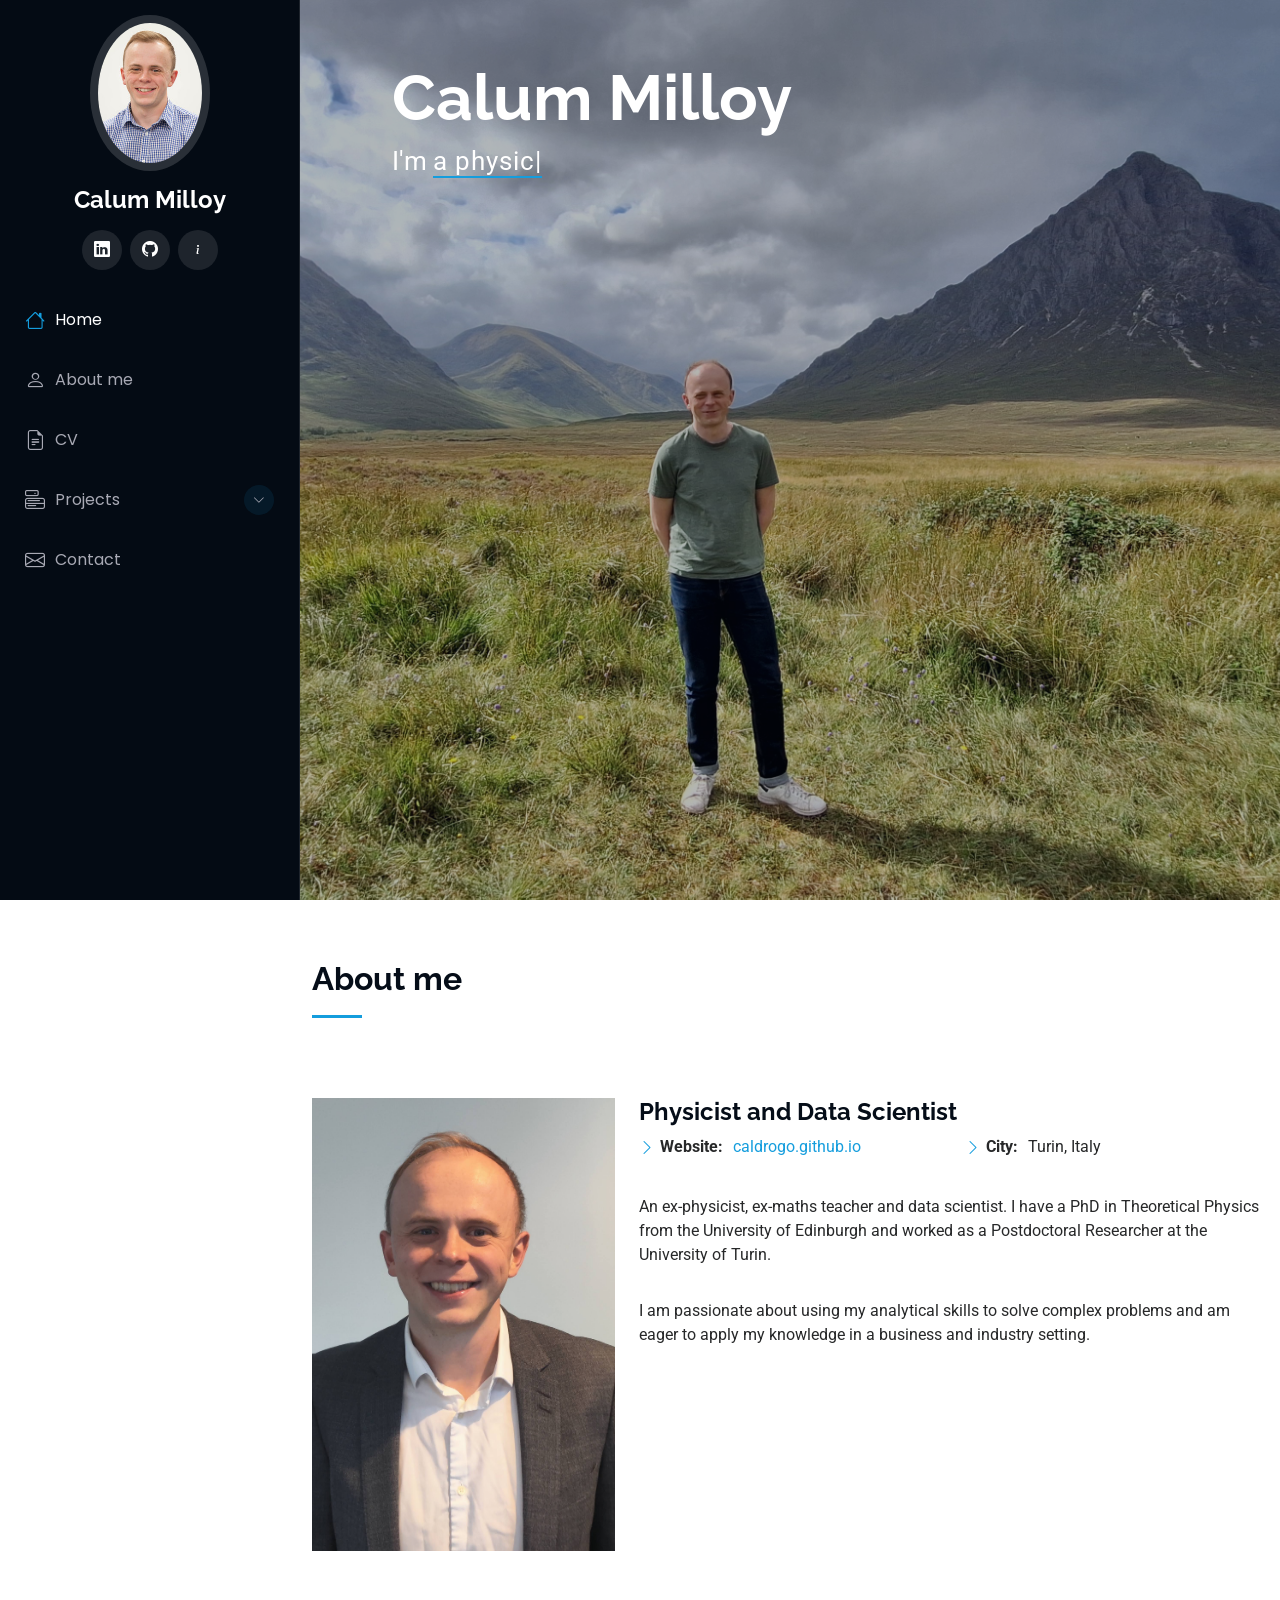
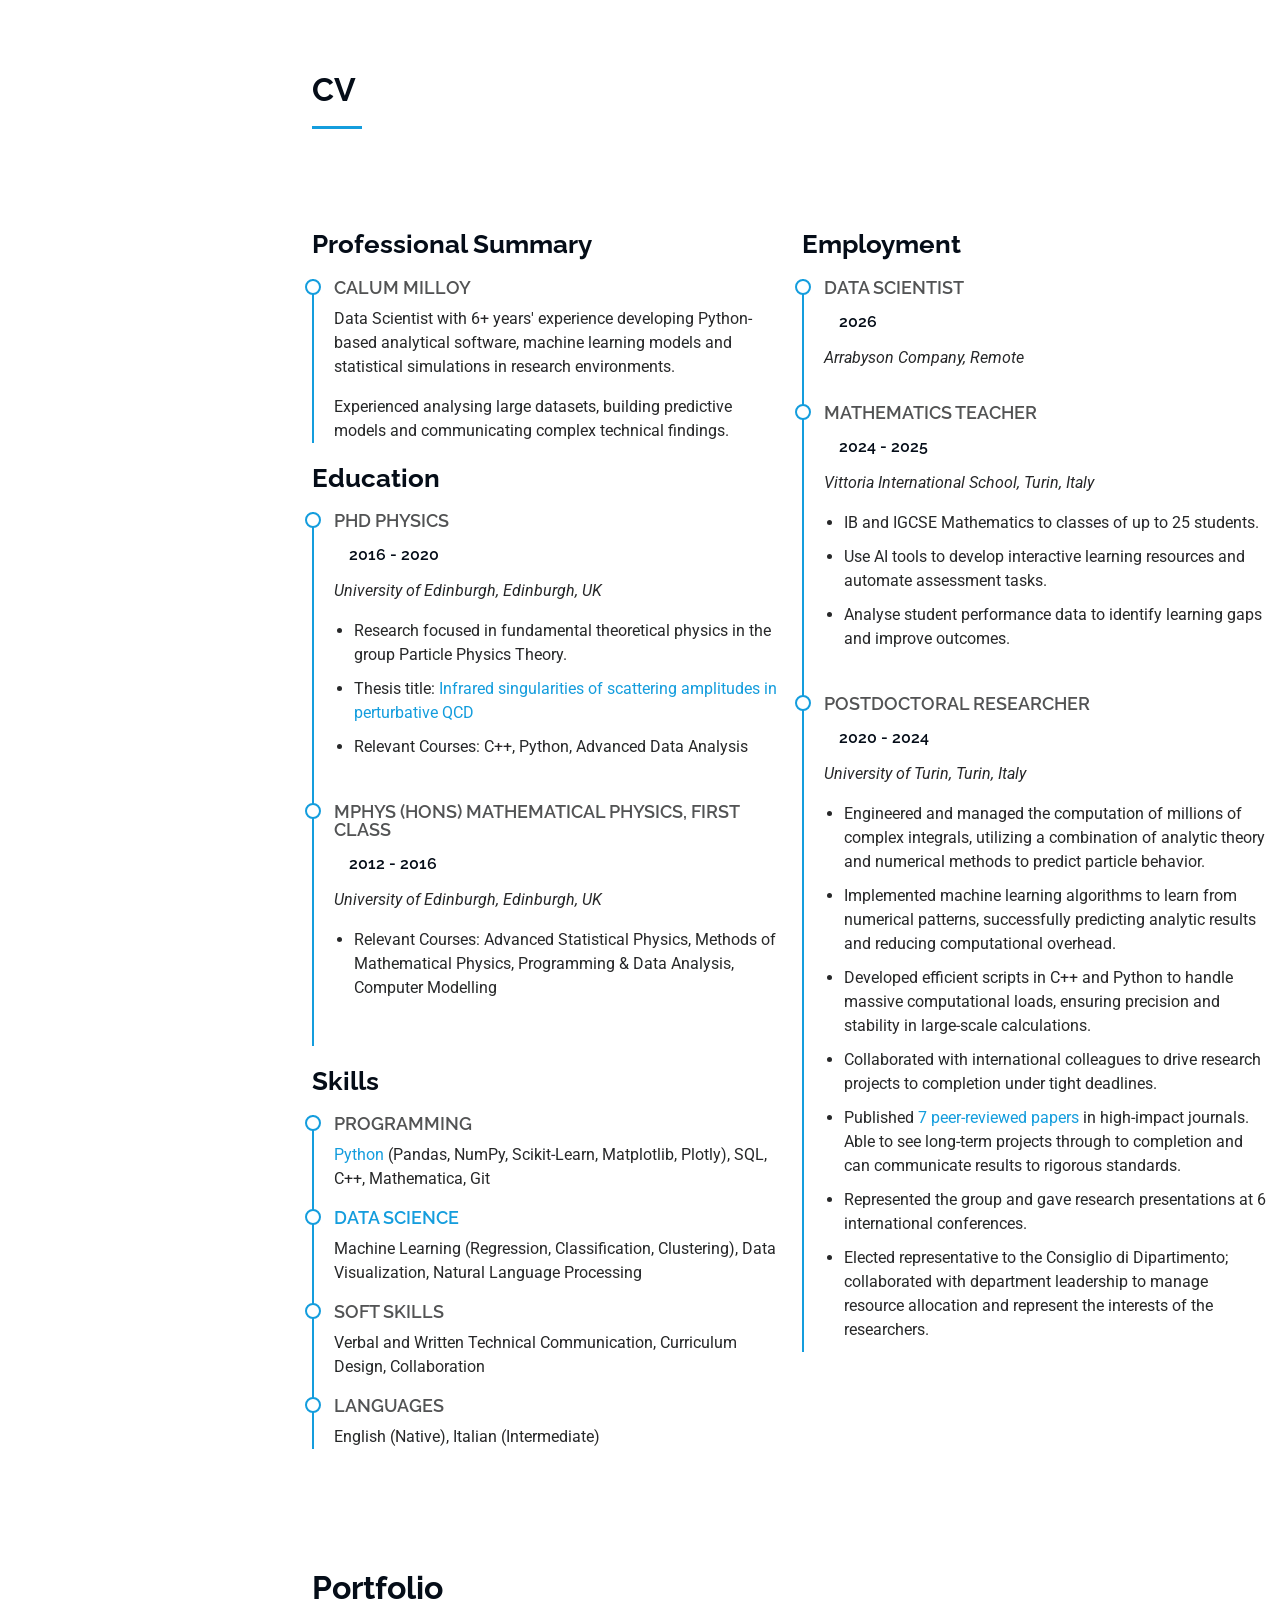
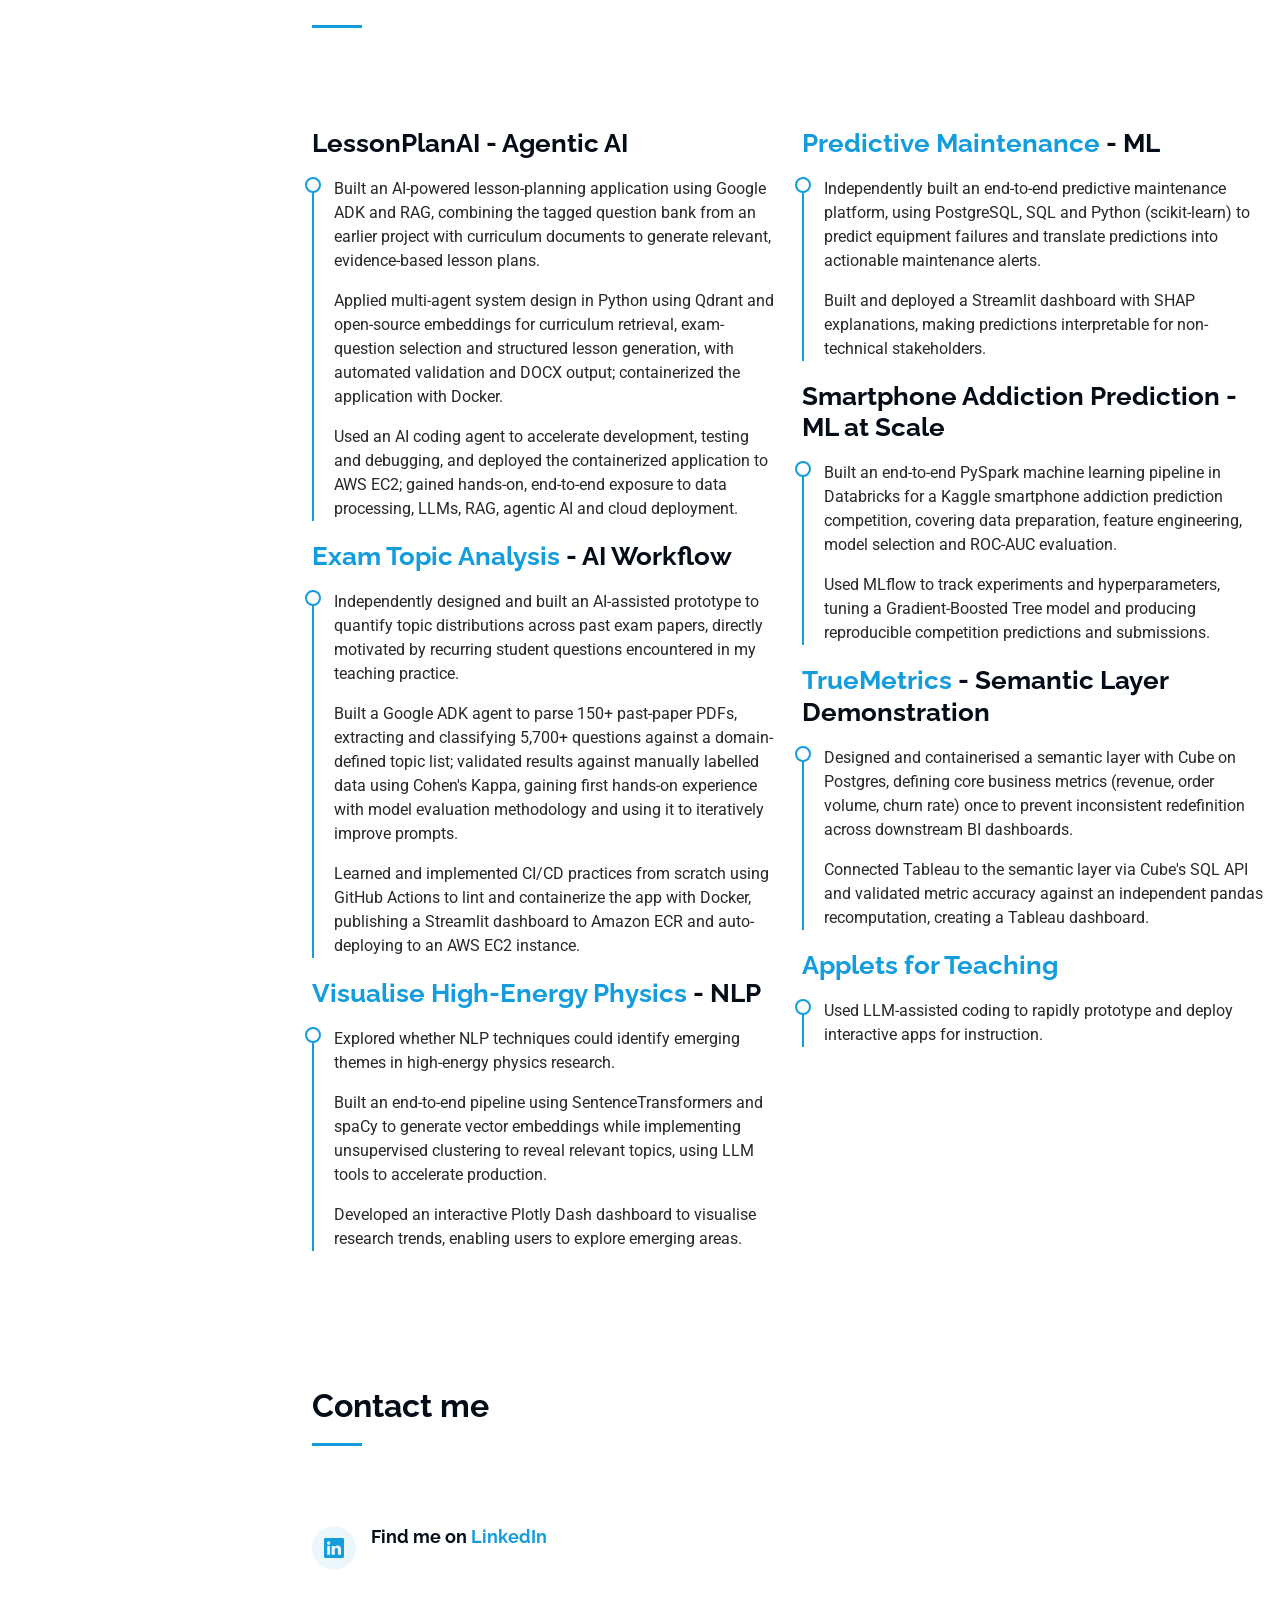
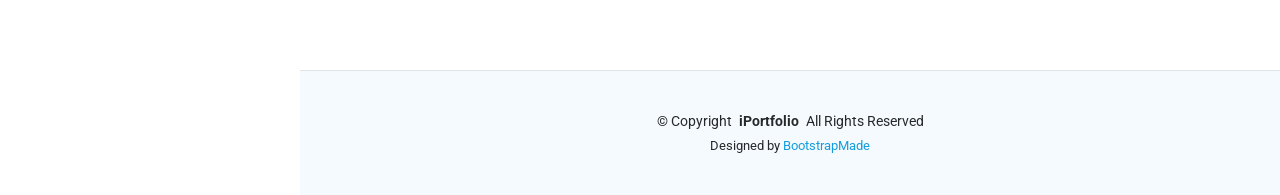
<file: index.html>
<!DOCTYPE html>
<html lang="en">
  
<head>
  <meta charset="utf-8">
  <meta content="width=device-width, initial-scale=1.0" name="viewport">
  <title>Index - Calum Milloy</title>
  <meta content="" name="description">
  <meta content="" name="keywords">

  <!-- Favicons -->
  <link href="assets/img/favicon.png" rel="icon">
  <link href="assets/img/apple-touch-icon.png" rel="apple-touch-icon">

  <!-- Fonts -->
  <link href="https://fonts.googleapis.com" rel="preconnect">
  <link href="https://fonts.gstatic.com" rel="preconnect" crossorigin>
  <link href="https://fonts.googleapis.com/css2?family=Roboto:ital,wght@0,100;0,300;0,400;0,500;0,700;0,900;1,100;1,300;1,400;1,500;1,700;1,900&family=Poppins:ital,wght@0,100;0,200;0,300;0,400;0,500;0,600;0,700;0,800;0,900;1,100;1,200;1,300;1,400;1,500;1,600;1,700;1,800;1,900&family=Raleway:ital,wght@0,100;0,200;0,300;0,400;0,500;0,600;0,700;0,800;0,900;1,100;1,200;1,300;1,400;1,500;1,600;1,700;1,800;1,900&display=swap" rel="stylesheet">

  <!-- Vendor CSS Files -->
  <link href="assets/vendor/bootstrap/css/bootstrap.min.css" rel="stylesheet">
  <link href="assets/vendor/bootstrap-icons/bootstrap-icons.css" rel="stylesheet">
  <link href="assets/vendor/aos/aos.css" rel="stylesheet">
  <link href="assets/vendor/glightbox/css/glightbox.min.css" rel="stylesheet">
  <link href="assets/vendor/swiper/swiper-bundle.min.css" rel="stylesheet">

  <!-- Main CSS File -->
  <link href="assets/css/main.css" rel="stylesheet">

  <!-- =======================================================
  * Template Name: iPortfolio
  * Template URL: https://bootstrapmade.com/iportfolio-bootstrap-portfolio-websites-template/
  * Updated: Jun 29 2024 with Bootstrap v5.3.3
  * Author: BootstrapMade.com
  * License: https://bootstrapmade.com/license/
  ======================================================== -->
</head>

<body class="index-page">

  <header id="header" class="header dark-background d-flex flex-column">
    <i class="header-toggle d-xl-none bi bi-list"></i>

    <div class="profile-img">
      <img src="assets/img/me.jpg" alt="" class="img-fluid rounded-circle">
    </div>

    <a href="index.html" class="logo d-flex align-items-center justify-content-center">
      <!-- Uncomment the line below if you also wish to use an image logo -->
      <!-- <img src="assets/img/logo.png" alt=""> -->
      <h1 class="sitename">Calum Milloy</h1>
    </a>

    <div class="social-links text-center">
      <a href="https://www.linkedin.com/in/calum-milloy-626264192/" target="_blank" class="linkedin"><i class="bi bi-linkedin"></i></a>
      <a href="https://github.com/caldrogo" target="_blank" class="github"><i class="bi bi-github"></i></a>
      <a href="https://inspirehep.net/authors/1753839" target="_blank" class="inspirehep"><i class="bi bi-info"></i></a>
    </div>

    <nav id="navmenu" class="navmenu">
      <ul>
        <li><a href="#hero" class="active"><i class="bi bi-house navicon"></i>Home</a></li>
        <li><a href="#about"><i class="bi bi-person navicon"></i> About me</a></li>
        <li><a href="#resume"><i class="bi bi-file-earmark-text navicon"></i> CV</a></li>
        <!-- Projects -->
        <li class="dropdown"><a href="#portfolio"><i class="bi bi-menu-button navicon"></i> <span>Projects</span> <i class="bi bi-chevron-down toggle-dropdown"></i></a>
          <ul>
            <li class="dropdown"><a href="#"><span>Teaching</span> <i class="bi bi-chevron-down toggle-dropdown"></i></a>
              <ul>
                <li><a href="applets-for-teaching/circle-theorems.html" target="_blank">Circle Theorems</a></li>
                <li><a href="applets-for-teaching/transformation.html" target="_blank">Transformations</a></li>
              </ul>
            </li>

            <li class="dropdown"><a href="#"><span>Projects</span> <i class="bi bi-chevron-down toggle-dropdown"></i></a>
            <ul>
                <li><a href="https://3e38fea6-fe42-4acc-9db1-2496573e0b93.plotly.app/" target="_blank">Visualise HEP</a></li>
              </ul>

            <li class="dropdown"><a href="#"><span>Miscellaneous</span> <i class="bi bi-chevron-down toggle-dropdown"></i></a>
            <ul>
                <li><a href="random/paceCalculator.html" target="_blank">Pace Calculator</a></li>
              </ul>
          </ul>
        </li>
      
        <li><a href="#contact"><i class="bi bi-envelope navicon"></i> Contact</a></li>
      </ul>
    </nav>

  </header>

  <main class="main">

    <!-- Hero Section -->
    <section id="hero" class="hero section dark-background">

      <img src="assets/img/me-bg.jpg" alt="" data-aos="fade-in" class="">

      <div class="container" data-aos="fade-up" data-aos-delay="100">
        <h2>Calum Milloy</h2>
        <p>I'm <span class="typed" data-typed-items="a physicist, a math teacher, a data scientist">a data scientist</span><span class="typed-cursor typed-cursor--blink" aria-hidden="true"></span><span class="typed-cursor typed-cursor--blink" aria-hidden="true"></span></p>
      </div>

    </section><!-- /Hero Section -->

    <!-- About Section -->
    <section id="about" class="about section">

      <!-- Section Title -->
      <div class="container section-title" data-aos="fade-up">
        <h2>About me</h2>
      </div><!-- End Section Title -->

      <div class="container" data-aos="fade-up" data-aos-delay="100">

        <div class="row gy-4 justify-content-center">
          <div class="col-lg-4">
            <img src="assets/img/me_in_suit.jpg" class="img-fluid" alt="">
          </div>
          <div class="col-lg-8 content">
            <h2>Physicist and Data Scientist</h2>
            <div class="row">
              <div class="col-lg-6">
                <ul>
                 <li><i class="bi bi-chevron-right"></i> <strong>Website:</strong> <span><a href=http://caldrogo.github.io>caldrogo.github.io</a></span></li>
                </ul>
              </div>
              <div class="col-lg-6">
                <ul>
                  <li><i class="bi bi-chevron-right"></i> <strong>City:</strong> <span>Turin, Italy</span></li>
                </ul>
              </div>
            </div>
            <p class="py-3">
              An ex-physicist, ex-maths teacher and data scientist. 
              I have a PhD in Theoretical Physics from the University of Edinburgh and worked as a Postdoctoral Researcher at the University of Turin.
          </p>
              I am passionate about using my analytical skills to solve complex problems and am eager to apply my knowledge in a business and industry setting.
              </ul>
            </p>
          </div>
        </div>

      </div>

    </section><!-- /About Section -->

 
    <!-- Resume Section -->
    <section id="resume" class="resume section">

      <!-- Section Title -->
      <div class="container section-title" data-aos="fade-up">
        <h2>CV</h2>
      </div><!-- End Section Title -->

      <div class="container">

        <div class="row">

          <div class="col-lg-6" data-aos="fade-up" data-aos-delay="100">
            <h3 class="resume-title">Professional Summary</h3>

            <div class="resume-item pb-0">
              <h4>Calum Milloy</h4>
              <p>Data Scientist with 6+ years' experience developing Python-based analytical software, machine learning models and statistical simulations in research environments.</p>
              <p>Experienced analysing large datasets, building predictive models and communicating complex technical findings. </p>
          </div><!-- Edn Resume Item -->

            
            
            
            <h3 class="resume-title">Education</h3>
            <div class="resume-item">
              <h4>PhD Physics</h4>
              <h5>2016 - 2020</h5>
              <p><em>University of Edinburgh, Edinburgh, UK</em></p>
              <p></p>
              <ul>
                <li>Research focused in fundamental theoretical physics in the group Particle Physics Theory.</li>
                <li>Thesis title: <a href="https://inspirehep.net/literature/1845247" target="_blank" class="inspirehep">Infrared singularities of scattering amplitudes in perturbative QCD</a></li>
                <li>Relevant Courses: C++, Python, Advanced Data Analysis</li>
              </ul>
            </div><!-- Edn Resume Item -->
            
            <div class="resume-item">
              <h4>MPhys (Hons) Mathematical Physics, First Class</h4>
              <h5>2012 - 2016</h5>
              <p><em>University of Edinburgh, Edinburgh, UK</em></p>
              <p></p>
              <ul>
                <li>Relevant Courses: Advanced Statistical Physics, Methods of Mathematical Physics,
                  Programming & Data Analysis, Computer Modelling</li>
                </ul>
              </div><!-- Edn Resume Item -->
              
              <h3 class="resume-title">Skills</h3>
              <div class="resume-item">
                <h4>Programming</h4>
                  <a href="https://www.freecodecamp.org/certification/fcc-09587172-0963-450b-bcd4-40bdce6803f2/python-v9" target="_blank" class="resume-link">Python</a> (Pandas, NumPy, Scikit-Learn, Matplotlib, Plotly), SQL, C++, Mathematica, Git
              </div>
              <div class="resume-item">
                <h4> <a href="https://www.coursera.org/account/accomplishments/specialization/certificate/CBBTD8ENJP9D" target="_blank" class="resume-link">Data Science</a></h4>  
                  Machine Learning (Regression, Classification, Clustering), Data Visualization, Natural Language Processing
              </div>
              <div class="resume-item">
                <h4> Soft Skills</h4>
                  Verbal and Written Technical Communication, Curriculum Design, Collaboration
              </div>
              <div class="resume-item">
                <h4>Languages</h4>
                  English (Native), Italian (Intermediate)
              </div>
            </div>
            

          <div class="col-lg-6" data-aos="fade-up" data-aos-delay="200">
            <h3 class="resume-title">Employment</h3>

              <div class="resume-item">
              <h4>Data Scientist</h4>
              <h5>2026</h5>
              <p><em>Arrabyson Company, Remote </em></p>
              <ul>
              </ul>
            </div><!-- Edn Resume Item -->

            <div class="resume-item">
              <h4>Mathematics Teacher</h4>
              <h5>2024 - 2025</h5>
              <p><em>Vittoria International School, Turin, Italy </em></p>
              <ul>
                <li> IB and IGCSE Mathematics to classes of up to 25 students. </li>
                <li> Use AI tools to develop interactive learning resources and automate assessment tasks. </li>
                <li> Analyse student performance data to identify learning gaps and improve outcomes. </li>
              </ul>
            </div><!-- Edn Resume Item -->

            <div class="resume-item">
              <h4>Postdoctoral Researcher</h4>
              <h5>2020 - 2024</h5>
              <p><em>University of Turin, Turin, Italy</em></p>
              <ul>
                <li> Engineered and managed the computation of millions of complex integrals, utilizing a combination of analytic theory and numerical methods to predict particle behavior. </li>
                <li> Implemented machine learning algorithms to learn from numerical patterns, successfully predicting analytic results and reducing computational overhead. </li>
                <li> Developed efficient scripts in C++ and Python to handle massive computational loads, ensuring precision and stability in large-scale calculations. </li>
                <li> Collaborated with international colleagues to drive research projects to completion under tight deadlines. </li>
                <li> Published <a href="https://inspirehep.net/authors/1753839" target="_blank" class="inspirehep"> 7 peer-reviewed papers</a> in high-impact journals. Able to see long-term projects through to completion and can communicate results to rigorous standards. </li>
                <li> Represented the group and gave research presentations at 6 international conferences. </li>
                <li> Elected representative to the Consiglio di Dipartimento; collaborated with department leadership to manage resource allocation and represent the interests of the researchers. </li>

              </ul>
            </div><!-- Edn Resume Item -->

          </div>

        </div>

      </div>

    </section><!-- /Resume Section -->
 <!-- Resume Section -->
    <section id="portfolio" class="resume section">

      <!-- Section Title -->
      <div class="container section-title" data-aos="fade-up">
        <h2>Portfolio</h2>
      </div><!-- End Section Title -->

      <div class="container">

        <div class="row">
           <div class="col-lg-6" data-aos-delay="300">

            <h3 class="resume-title">LessonPlanAI - Agentic AI</h3>

            <div class="resume-item pb-0">
              <p> Built an AI-powered lesson-planning application using Google ADK and RAG, combining the tagged question bank from an earlier project with curriculum documents to generate relevant, evidence-based lesson plans.</p>
              <p>Applied multi-agent system design in Python using Qdrant and open-source embeddings for curriculum retrieval, exam-question selection and structured lesson generation, with automated validation and DOCX output; containerized the application with Docker.</p>
              <p>Used an AI coding agent to accelerate development, testing and debugging, and deployed the containerized application to AWS EC2; gained hands-on, end-to-end exposure to data processing, LLMs, RAG, agentic AI and cloud deployment.</p>
           </div>

           

            <h3 class="resume-title"><a href=https://github.com/caldrogo/exam-topic-analysis target="_blank">Exam Topic Analysis </a> - AI Workflow</h3>
            <div class="resume-item pb-0">
            <p> Independently designed and built an AI-assisted prototype to quantify topic distributions across past exam papers, directly motivated by recurring student questions encountered in my teaching practice.</p>
            <p> Built a Google ADK agent to parse 150+ past-paper PDFs, extracting and classifying 5,700+ questions against a domain-defined topic list; validated results against manually labelled data using Cohen's Kappa, gaining first hands-on experience with model evaluation methodology and using it to iteratively improve prompts.</p>
        <p> Learned and implemented CI/CD practices from scratch using GitHub Actions to lint and containerize the app with Docker, publishing a Streamlit dashboard to Amazon ECR and auto-deploying to an AWS EC2 instance.</p>
              </div>

            <h3 class="resume-title"><a href=https://github.com/caldrogo/visualise_hep target="_blank">Visualise High-Energy Physics </a> - NLP</h3>
            <div class="resume-item pb-0">
            <p> Explored whether NLP techniques could identify emerging themes in high-energy physics research.</p>
            <p> Built an end-to-end pipeline using SentenceTransformers and spaCy to generate vector embeddings while implementing unsupervised clustering to reveal relevant topics, using LLM tools to accelerate production.</p>
              <p>Developed an interactive Plotly Dash dashboard to visualise research trends, enabling users to explore emerging areas.</p>
          </div>

          </div>

            <div class="col-lg-6" data-aos-delay="300">
                      <h3 class="resume-title"><a href=https://github.com/caldrogo/predictive_maintenance target="_blank">Predictive Maintenance</a> - ML</h3>
            <div class="resume-item pb-0">
            <p> Independently built an end-to-end predictive maintenance platform, using PostgreSQL, SQL and Python (scikit-learn) to predict equipment failures and translate predictions into actionable maintenance alerts.</p>
            <p> Built and deployed a Streamlit dashboard with SHAP explanations, making predictions interpretable for non-technical stakeholders.</p>
             </div>

              <h3 class="resume-title">Smartphone Addiction Prediction - ML at Scale</h3>
            <div class="resume-item pb-0">
            <p> Built an end-to-end PySpark machine learning pipeline in Databricks for a Kaggle smartphone addiction prediction competition, covering data preparation, feature engineering, model selection and ROC-AUC evaluation.</p>
            <p> Used MLflow to track experiments and hyperparameters, tuning a Gradient-Boosted Tree model and producing reproducible competition predictions and submissions.</p>
             </div>

             <h3 class="resume-title"><a href="https://github.com/caldrogo/TrueMetrics" target="_blank">TrueMetrics</a> - Semantic Layer Demonstration</h3>
            <div class="resume-item pb-0">
            <p> Designed and containerised a semantic layer with Cube on Postgres, defining core business metrics (revenue, order volume, churn rate) once to prevent inconsistent redefinition across downstream BI dashboards.</p>
            <p> Connected Tableau to the semantic layer via Cube's SQL API and validated metric accuracy against an independent pandas recomputation, creating a Tableau dashboard.</p>
             </div>
      
             <h3 class="resume-title"><a href="applets-for-teaching/home.html" target="_blank">Applets for Teaching</a></h3>
            <div class="resume-item pb-0">
            <p> Used LLM-assisted coding to rapidly prototype and deploy interactive apps for instruction.</p>
             </div>
          
</div>
        </div>
</div>
      </div>

    </section>
       <!-- Skills Section
    <section id="skills" class="skills section light-background">

       Section Title 
      <div class="container section-title" data-aos="fade-up">
        <h2>Skills</h2>
        <p>Necessitatibus eius consequatur ex aliquid fuga eum quidem sint consectetur velit</p>
      </div>

      <div class="container" data-aos="fade-up" data-aos-delay="100">

        <div class="row skills-content skills-animation">

          <div class="col-lg-6">

            <div class="progress">
              <span class="skill"><span>LaTeX</span> <i class="val">100%</i></span>
              <div class="progress-bar-wrap">
                <div class="progress-bar" role="progressbar" aria-valuenow="100" aria-valuemin="0" aria-valuemax="100"></div>
              </div>
            </div><

            <div class="progress">
              <span class="skill"><span>Python</span> <i class="val">90%</i></span>
              <div class="progress-bar-wrap">
                <div class="progress-bar" role="progressbar" aria-valuenow="90" aria-valuemin="0" aria-valuemax="100"></div>
              </div>
            </div>

            <div class="progress">
              <span class="skill"><span>JavaScript</span> <i class="val">75%</i></span>
              <div class="progress-bar-wrap">
                <div class="progress-bar" role="progressbar" aria-valuenow="75" aria-valuemin="0" aria-valuemax="100"></div>
              </div>
            </div

          </div>

          <div class="col-lg-6">

            <div class="progress">
              <span class="skill"><span>PHP</span> <i class="val">80%</i></span>
              <div class="progress-bar-wrap">
                <div class="progress-bar" role="progressbar" aria-valuenow="80" aria-valuemin="0" aria-valuemax="100"></div>
              </div>
            </div>

            <div class="progress">
              <span class="skill"><span>WordPress/CMS</span> <i class="val">90%</i></span>
              <div class="progress-bar-wrap">
                <div class="progress-bar" role="progressbar" aria-valuenow="90" aria-valuemin="0" aria-valuemax="100"></div>
              </div>
            </div>

            <div class="progress">
              <span class="skill"><span>Photoshop</span> <i class="val">55%</i></span>
              <div class="progress-bar-wrap">
                <div class="progress-bar" role="progressbar" aria-valuenow="55" aria-valuemin="0" aria-valuemax="100"></div>
              </div>
            </div>

          </div>

        </div>

      </div>

    </section>
    -->


    <!-- Portfolio Section 
    <section id="portfolio" class="portfolio section light-background">

      
      <div class="container section-title" data-aos="fade-up">
        <h2>Projects</h2>
      </div>

      <div class="container">

        <div class="isotope-layout" data-default-filter="*" data-layout="masonry" data-sort="original-order">

          <ul class="portfolio-filters isotope-filters" data-aos="fade-up" data-aos-delay="100">
            <li data-filter="*" class="filter-active">All</li>
            <li data-filter=".filter-data-science">Data Science</li>
            <li data-filter=".filter-teaching">Teaching</li>
          </ul>

          <div class="row gy-4 isotope-container" data-aos="fade-up" data-aos-delay="200">
            <div class="col-lg-4 col-md-6 portfolio-item isotope-item filter-data-science">
              <div class="portfolio-content h-100">
                <img src="assets/img/portfolio/visualise_hep.png" class="img-fluid" alt="">
                <div class="portfolio-info">
                  <h4>Data Science</h4>
                  <p>Visualise HEP</p>
                  <a href="assets/img/portfolio/visualise_hep.png" title="Visualise HEP" data-gallery="portfolio-gallery-product" class="glightbox preview-link"><i class="bi bi-zoom-in"></i></a>
                  <a href="https://github.com/caldrogo/visualise_hep" target="_blank" title="Open App" class="details-link"><i class="bi bi-link-45deg"></i></a>
                </div>
              </div>
            </div>

                      <div class="row gy-4 isotope-container" data-aos="fade-up" data-aos-delay="200">
            <div class="col-lg-4 col-md-6 portfolio-item isotope-item filter-data-science">
              <div class="portfolio-content h-100">
                <img src="assets/img/portfolio/pm_dashboard.png" class="img-fluid" alt="">
                <div class="portfolio-info">
                  <h4>Data Science</h4>
                  <p>Predictive Maintenance Dashboard</p>
                  <a href="assets/img/portfolio/pm_dashboard.png" title="Visualise HEP" data-gallery="portfolio-gallery-product" class="glightbox preview-link"><i class="bi bi-zoom-in"></i></a>
                  <a href="https://github.com/caldrogo/predictive_maintenance" target="_blank" title="Open App" class="details-link"><i class="bi bi-link-45deg"></i></a>
                </div>
              </div>
            </div>

            <div class="col-lg-4 col-md-6 portfolio-item isotope-item filter-teaching">
              <div class="portfolio-content h-100">
                <img src="assets/img/portfolio/circle_theorems.png" class="img-fluid" alt="">
                <div class="portfolio-info">
                  <h4>Teaching</h4>
                  <p> Circle Theorems Applet</p>
                  <a href="assets/img/portfolio/circle_theorems.png" title="Circle Theorems" data-gallery="portfolio-gallery-app" class="glightbox preview-link"><i class="bi bi-zoom-in"></i></a>
                  <a href="applets-for-teaching/circle-theorems.html" target="_blank" title="Open Applet" class="details-link"><i class="bi bi-link-45deg"></i></a>
                </div>
              </div>
            </div>

            <div class="col-lg-4 col-md-6 portfolio-item isotope-item filter-teaching">
              <div class="portfolio-content h-100">
                <img src="assets/img/portfolio/transformations.png" class="img-fluid" alt="">
                <div class="portfolio-info">
                  <h4>Teaching</h4>
                  <p> Transformations Applet</p>
                  <a href="assets/img/portfolio/transformations.png" title="Transformations" data-gallery="portfolio-gallery-product" class="glightbox preview-link"><i class="bi bi-zoom-in"></i></a>
                  <a href="applets-for-teaching/transformation.html" target="_blank" title="Open Applet" class="details-link"><i class="bi bi-link-45deg"></i></a>
                </div>
              </div>
            </div>

          </div>

        </div>

      </div>

    </section>
    End Portfolio Section -->

    <!-- Contact Section -->
    <section id="contact" class="contact section">
      <!--Section Title -->
      <div class="container section-title" data-aos="fade-up">
        <h2>Contact me</h2>
      </div><!-- End Section Title -->

      <div class="container" data-aos="fade-up" data-aos-delay="100">

        <div class="row gy-4">

          <div class="col-lg-5">

              
              <div class="info-item d-flex" data-aos="fade-up" data-aos-delay="400">
                <i class="bi bi-linkedin flex-shrink-0"></i>
                <div>
                  <h3>Find me on <a href="https://www.linkedin.com/in/calum-milloy-626264192/" target="_blank">LinkedIn</a></h3>
                </div>
              </div><!-- End Info Item -->

              </div>
          </div>
          <!-- Contact Form
          <div class="col-lg-7">
            <form action="forms/contact.php" method="post" class="php-email-form" data-aos="fade-up" data-aos-delay="200">
              <div class="row gy-4">

                <div class="col-md-6">
                  <label for="name-field" class="pb-2">Your Name</label>
                  <input type="text" name="name" id="name-field" class="form-control" required="">
                </div>

                <div class="col-md-6">
                  <label for="email-field" class="pb-2">Your Email</label>
                  <input type="email" class="form-control" name="email" id="email-field" required="">
                </div>

                <div class="col-md-12">
                  <label for="subject-field" class="pb-2">Subject</label>
                  <input type="text" class="form-control" name="subject" id="subject-field" required="">
                </div>

                <div class="col-md-12">
                  <label for="message-field" class="pb-2">Message</label>
                  <textarea class="form-control" name="message" rows="10" id="message-field" required=""></textarea>
                </div>

                <div class="col-md-12 text-center">
                  <div class="loading">Loading</div>
                  <div class="error-message"></div>
                  <div class="sent-message">Your message has been sent. Thank you!</div>

                  <button type="submit">Send Message</button>
                </div>

              </div>
            </form>
          </div> 
          -->

        </div>

      </div>

    </section>

  </main>

  <footer id="footer" class="footer position-relative light-background">

    <div class="container">
      <div class="copyright text-center ">
        <p>© <span>Copyright</span> <strong class="px-1 sitename">iPortfolio</strong> <span>All Rights Reserved</span></p>
      </div>
      <div class="credits">
        <!-- All the links in the footer should remain intact. -->
        <!-- You can delete the links only if you've purchased the pro version. -->
        <!-- Licensing information: https://bootstrapmade.com/license/ -->
        <!-- Purchase the pro version with working PHP/AJAX contact form: [buy-url] -->
        Designed by <a href="https://bootstrapmade.com/">BootstrapMade</a>
      </div>
    </div>

  </footer>

  <!-- Scroll Top -->
  <a href="#" id="scroll-top" class="scroll-top d-flex align-items-center justify-content-center"><i class="bi bi-arrow-up-short"></i></a>

  <!-- Preloader -->
  <div id="preloader"></div>

  <!-- Vendor JS Files -->
  <script src="assets/vendor/bootstrap/js/bootstrap.bundle.min.js"></script>
  <script src="assets/vendor/php-email-form/validate.js"></script>
  <script src="assets/vendor/aos/aos.js"></script>
  <script src="assets/vendor/typed.js/typed.umd.js"></script>
  <script src="assets/vendor/purecounter/purecounter_vanilla.js"></script>
  <script src="assets/vendor/waypoints/noframework.waypoints.js"></script>
  <script src="assets/vendor/glightbox/js/glightbox.min.js"></script>
  <script src="assets/vendor/imagesloaded/imagesloaded.pkgd.min.js"></script>
  <script src="assets/vendor/isotope-layout/isotope.pkgd.min.js"></script>
  <script src="assets/vendor/swiper/swiper-bundle.min.js"></script>

  <!-- Main JS File -->
  <script src="assets/js/main.js"></script>

</body>

</html>
</file>
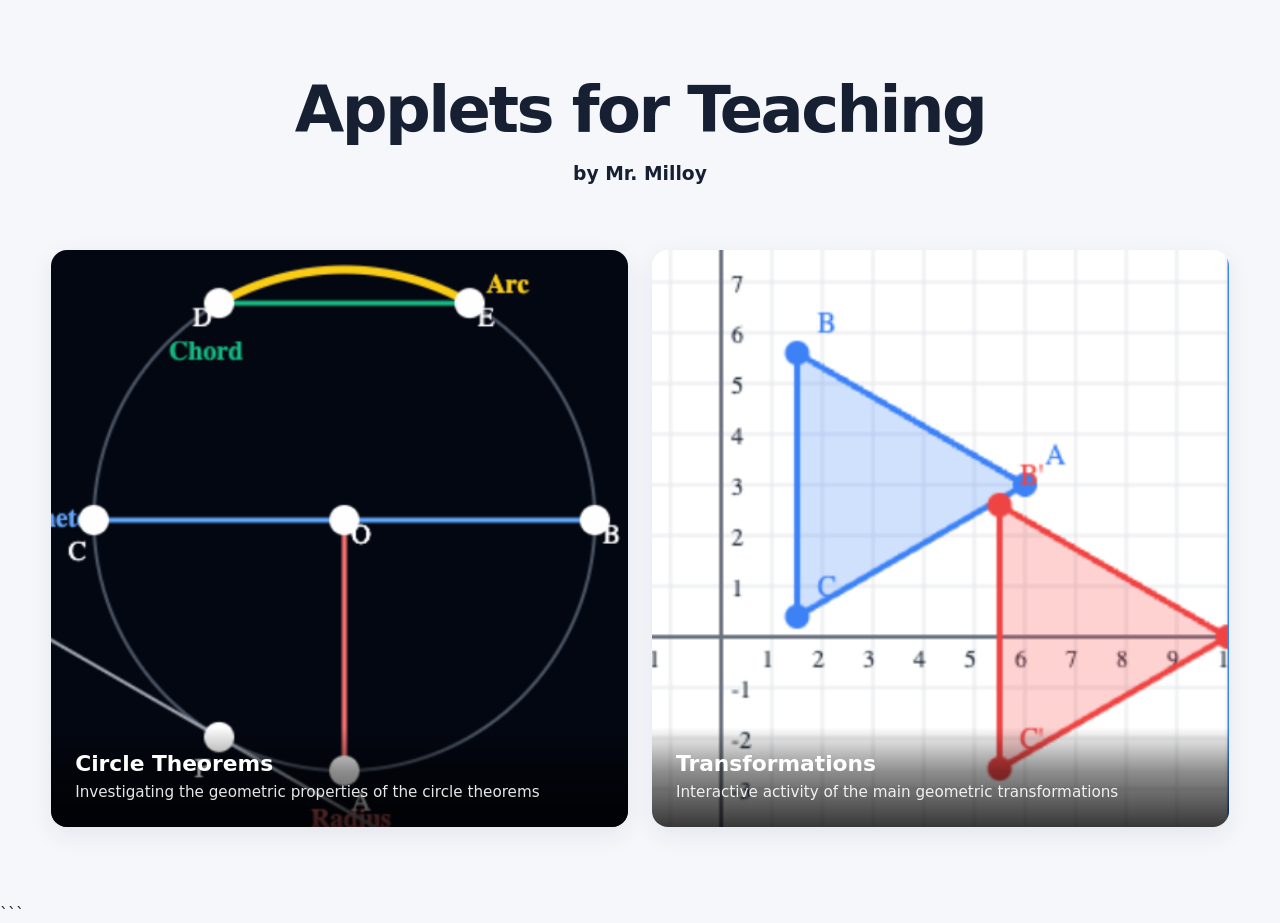
<file: applets-for-teaching/home.html>
<!DOCTYPE html>
<html lang="en">
<head>
  <meta charset="UTF-8">
  <meta name="viewport" content="width=device-width, initial-scale=1.0">
  <title>Applets for Teaching</title>
  <style>
    :root {
      --gap: clamp(12px, 2vw, 24px);
      --page-padding: clamp(16px, 4vw, 56px);
      --radius: 16px;
      --text: #172033;
      --muted: #5d6678;
      --background: #f5f7fb;
      --card: #ffffff;
      --shadow: 0 8px 24px rgba(23, 32, 51, 0.08);
    }

    * {
      box-sizing: border-box;
    }

    body {
      margin: 0;
      min-height: 100vh;
      background: var(--background);
      color: var(--text);
      font-family: system-ui, -apple-system, BlinkMacSystemFont, "Segoe UI",
        sans-serif;
    }

    header {
      padding: clamp(32px, 6vw, 80px) var(--page-padding)
               clamp(24px, 4vw, 48px);
      text-align: center;
    }

    h1 {
      margin: 0;
      font-size: clamp(2rem, 5vw, 4rem);
      line-height: 1.05;
      letter-spacing: -0.04em;
    }

    /*
      The grid automatically chooses as many columns as will fit.
      Each square has a minimum width, but expands naturally on larger
      screens. The aspect-ratio keeps every tile square.
    */
    .applets-grid {
      width: min(1600px, 100%);
      margin: 0 auto;
      padding: 0 var(--page-padding) clamp(40px, 6vw, 80px);

      display: grid;
      grid-template-columns: repeat(
        auto-fit,
        minmax(min(100%, 220px), 1fr)
      );
      gap: var(--gap);
    }

    .applet {
      position: relative;
      aspect-ratio: 1 / 1;
      min-width: 0;
      overflow: hidden;
      border-radius: var(--radius);
      background: var(--card);
      color: inherit;
      text-decoration: none;
      box-shadow: var(--shadow);

      transition:
        transform 180ms ease,
        box-shadow 180ms ease;
    }

    .applet:hover,
    .applet:focus-visible {
      transform: translateY(-5px);
      box-shadow: 0 14px 32px rgba(23, 32, 51, 0.15);
    }

    .applet:focus-visible {
      outline: 3px solid #4f7cff;
      outline-offset: 3px;
    }

    .applet-image {
      position: absolute;
      inset: 0;
      width: 100%;
      height: 100%;
      object-fit: cover;
    }

    .applet-content {
      position: absolute;
      inset: auto 0 0;
      padding: clamp(16px, 2vw, 24px);

      color: white;
      background:
        linear-gradient(
          to top,
          rgba(0, 0, 0, 0.78),
          rgba(0, 0, 0, 0.45) 55%,
          transparent
        );
    }

    .applet-title {
      margin: 0 0 6px;
      font-size: clamp(1.05rem, 1.7vw, 1.4rem);
      line-height: 1.15;
    }

    .applet-description {
      margin: 0;
      color: rgba(255, 255, 255, 0.9);
      font-size: clamp(0.8rem, 1.2vw, 0.95rem);
      line-height: 1.4;
    }

    @media (max-width: 480px) {
      .applets-grid {
        grid-template-columns: repeat(2, minmax(0, 1fr));
      }

      .applet-content {
        padding: 12px;
      }

      .applet-description {
        display: none;
      }
    }
  </style>
</head>

<body>

  <header>
    <h1>Applets for Teaching</h1>
      <h3>by Mr. Milloy</h3>
  </header>

  <main class="applets-grid">

    <!-- Replace each example below with your applet details -->

    <a class="applet" href="circle-theorems.html">
      <img
        class="applet-image"
        src="../assets/img/portfolio/circle_theorems.png"
        alt=""
      >
      <div class="applet-content">
        <h2 class="applet-title">Circle Theorems</h2>
        <p class="applet-description">
          Investigating the geometric properties of the circle theorems
        </p>
      </div>
    </a>

    <a class="applet" href="transformation.html">
      <img
        class="applet-image"
        src="../assets/img/portfolio/transformations.png"
        alt=""
      >
      <div class="applet-content">
        <h2 class="applet-title">Transformations</h2>
        <p class="applet-description">
          Interactive activity of the main geometric transformations
        </p>
      </div>
    </a>



    <!-- Add as many applets as required -->

  </main>

</body>
</html>
```
</file>
<file: assets/css/main.css>
/**
* Template Name: iPortfolio
* Template URL: https://bootstrapmade.com/iportfolio-bootstrap-portfolio-websites-template/
* Updated: Jun 29 2024 with Bootstrap v5.3.3
* Author: BootstrapMade.com
* License: https://bootstrapmade.com/license/
*/

/*--------------------------------------------------------------
# Font & Color Variables
# Help: https://bootstrapmade.com/color-system/
--------------------------------------------------------------*/
/* Fonts */
:root {
  --default-font: "Roboto",  system-ui, -apple-system, "Segoe UI", Roboto, "Helvetica Neue", Arial, "Noto Sans", "Liberation Sans", sans-serif, "Apple Color Emoji", "Segoe UI Emoji", "Segoe UI Symbol", "Noto Color Emoji";
  --heading-font: "Raleway",  sans-serif;
  --nav-font: "Poppins",  sans-serif;
}

/* Global Colors - The following color variables are used throughout the website. Updating them here will change the color scheme of the entire website */
:root { 
  --background-color: #ffffff; /* Background color for the entire website, including individual sections */
  --default-color: #272829; /* Default color used for the majority of the text content across the entire website */
  --heading-color: #050d18; /* Color for headings, subheadings and title throughout the website */
  --accent-color: #149ddd; /* Accent color that represents your brand on the website. It's used for buttons, links, and other elements that need to stand out */
  --surface-color: #ffffff; /* The surface color is used as a background of boxed elements within sections, such as cards, icon boxes, or other elements that require a visual separation from the global background. */
  --contrast-color: #ffffff; /* Contrast color for text, ensuring readability against backgrounds of accent, heading, or default colors. */
}

/* Nav Menu Colors - The following color variables are used specifically for the navigation menu. They are separate from the global colors to allow for more customization options */
:root {
  --nav-color: #a8a9b4;  /* The default color of the main navmenu links */
  --nav-hover-color: #ffffff; /* Applied to main navmenu links when they are hovered over or active */
  --nav-mobile-background-color: #040b14; /* Used as the background color for mobile navigation menu */
  --nav-dropdown-background-color: #040b14; /* Used as the background color for dropdown items that appear when hovering over primary navigation items */
  --nav-dropdown-color: #a8a9b4; /* Used for navigation links of the dropdown items in the navigation menu. */
  --nav-dropdown-hover-color: #ffffff; /* Similar to --nav-hover-color, this color is applied to dropdown navigation links when they are hovered over. */
}

/* Color Presets - These classes override global colors when applied to any section or element, providing reuse of the sam color scheme. */

.light-background {
  --background-color: #f4fafd;
  --surface-color: #ffffff;
}

.dark-background {
  --background-color: #040b14;
  --default-color: #ffffff;
  --heading-color: #ffffff;
  --surface-color: #151f2b;
  --contrast-color: #ffffff;
}

/* Smooth scroll */
:root {
  scroll-behavior: smooth;
}

/*--------------------------------------------------------------
# General Styling & Shared Classes
--------------------------------------------------------------*/
body {
  color: var(--default-color);
  background-color: var(--background-color);
  font-family: var(--default-font);
}

a {
  color: var(--accent-color);
  text-decoration: none;
  transition: 0.3s;
}

a:hover {
  color: color-mix(in srgb, var(--accent-color), transparent 25%);
  text-decoration: none;
}

h1,
h2,
h3,
h4,
h5,
h6 {
  color: var(--heading-color);
  font-family: var(--heading-font);
}

/* PHP Email Form Messages
------------------------------*/
.php-email-form .error-message {
  display: none;
  background: #df1529;
  color: #ffffff;
  text-align: left;
  padding: 15px;
  margin-bottom: 24px;
  font-weight: 600;
}

.php-email-form .sent-message {
  display: none;
  color: #ffffff;
  background: #059652;
  text-align: center;
  padding: 15px;
  margin-bottom: 24px;
  font-weight: 600;
}

.php-email-form .loading {
  display: none;
  background: var(--surface-color);
  text-align: center;
  padding: 15px;
  margin-bottom: 24px;
}

.php-email-form .loading:before {
  content: "";
  display: inline-block;
  border-radius: 50%;
  width: 24px;
  height: 24px;
  margin: 0 10px -6px 0;
  border: 3px solid var(--accent-color);
  border-top-color: var(--surface-color);
  animation: php-email-form-loading 1s linear infinite;
}

@keyframes php-email-form-loading {
  0% {
    transform: rotate(0deg);
  }

  100% {
    transform: rotate(360deg);
  }
}

/*--------------------------------------------------------------
# Global Header
--------------------------------------------------------------*/
.header {
  color: var(--default-color);
  background-color: var(--background-color);
  position: fixed;
  top: 0;
  left: 0;
  bottom: 0;
  padding: 0 15px;
  width: 300px;
  transition: all ease-in-out 0.3s;
  overflow-y: auto;
  z-index: 997;
  border-right: 1px solid color-mix(in srgb, var(--default-color), transparent 90%);
}

.header .profile-img img {
  margin: 15px auto;
  display: block;
  width: 120px;
  border: 8px solid color-mix(in srgb, var(--default-color), transparent 85%);
}

.header .logo {
  line-height: 1;
  margin-bottom: 15px;
}

.header .logo img {
  max-height: 32px;
  margin-right: 8px;
}

.header .logo h1 {
  font-size: 24px;
  margin: 0;
  font-weight: 700;
  color: var(--heading-color);
}

.header .social-links {
  margin: 0 0 20px 0;
}

.header .social-links a {
  font-size: 16px;
  display: inline-flex;
  align-items: center;
  justify-content: center;
  background: color-mix(in srgb, var(--default-color), transparent 90%);
  color: var(--default-color);
  margin: 0 2px;
  border-radius: 50%;
  text-align: center;
  width: 40px;
  height: 40px;
  transition: 0.3s;
}

.header .social-links a:hover {
  color: var(--contrast-color);
  background: var(--accent-color);
}

@media (min-width: 1200px) {

  .header~main,
  .header~#footer {
    margin-left: 300px;
  }
}

@media (max-width: 1199px) {
  .header {
    left: -100%;
  }
}

.header.header-show {
  left: 0;
}

.header .header-toggle {
  color: var(--contrast-color);
  background-color: var(--accent-color);
  font-size: 22px;
  display: flex;
  align-items: center;
  justify-content: center;
  width: 40px;
  height: 40px;
  border-radius: 50%;
  cursor: pointer;
  position: fixed;
  top: 15px;
  right: 15px;
  z-index: 9999;
  transition: background-color 0.3s;
}

.header .header-toggle:hover {
  color: var(--contrast-color);
  background-color: color-mix(in srgb, var(--accent-color) 90%, white 15%);
}

/*--------------------------------------------------------------
# Navigation Menu
--------------------------------------------------------------*/
.mobile-nav-toggle {
  display: none;
}

.navmenu {
  padding: 0;
  z-index: 9997;
}

.navmenu ul {
  list-style: none;
  padding: 0 0 20px 0;
  margin: 0;
}

.navmenu a,
.navmenu a:focus {
  color: var(--nav-color);
  padding: 15px 10px;
  font-family: var(--nav-font);
  font-size: 16px;
  font-weight: 400;
  display: flex;
  align-items: center;
  white-space: nowrap;
  transition: 0.3s;
  width: 100%;
}

.navmenu a .navicon,
.navmenu a:focus .navicon {
  font-size: 20px;
  margin-right: 10px;
}

.navmenu a .toggle-dropdown,
.navmenu a:focus .toggle-dropdown {
  font-size: 12px;
  line-height: 0;
  margin-left: auto;
  width: 30px;
  height: 30px;
  display: flex;
  align-items: center;
  justify-content: center;
  border-radius: 50%;
  transition: 0.3s;
  flex-shrink: 0;
  background-color: color-mix(in srgb, var(--accent-color), transparent 90%);
}

.navmenu a .toggle-dropdown:hover,
.navmenu a:focus .toggle-dropdown:hover {
  background-color: var(--accent-color);
  color: var(--contrast-color);
}

.navmenu a:hover,
.navmenu .active,
.navmenu .active:focus {
  color: var(--nav-hover-color);
}

.navmenu a:hover .navicon,
.navmenu .active .navicon,
.navmenu .active:focus .navicon {
  color: var(--accent-color);
}

.navmenu .active .toggle-dropdown,
.navmenu .active:focus .toggle-dropdown {
  background-color: var(--accent-color);
  color: var(--contrast-color);
  transform: rotate(180deg);
}

.navmenu .dropdown {
  display: block;
}

.navmenu .dropdown a,
.navmenu .dropdown a:focus {
  color: --nav-dropdown-color;
}

.navmenu .dropdown a:hover,
.navmenu .dropdown .active,
.navmenu .dropdown .active:focus {
  color: var(--nav-dropdown-hover-color);
}

.navmenu .dropdown ul {
  position: static;
  display: none;
  z-index: 99;
  padding: 5px 10px;
  margin: 5px 10px;
  background-color: var(--nav-dropdown-background-color);
  border: 1px solid color-mix(in srgb, var(--default-color), transparent 90%);
  box-shadow: none;
  transition: all 0.5s ease-in-out;
}

.navmenu .dropdown ul ul {
  background-color: rgba(33, 37, 41, 0.1);
}

.navmenu .dropdown>.dropdown-active {
  display: block;
  background-color: rgba(33, 37, 41, 0.03);
}

/*--------------------------------------------------------------
# Global Footer
--------------------------------------------------------------*/
.footer {
  color: var(--default-color);
  background-color: var(--background-color);
  font-size: 14px;
  padding: 40px 0;
  position: relative;
  border-top: 1px solid color-mix(in srgb, var(--default-color), transparent 90%);
}

.footer .copyright p {
  margin-bottom: 0;
}

.footer .credits {
  margin-top: 4px;
  font-size: 13px;
  text-align: center;
}

/*--------------------------------------------------------------
# Preloader
--------------------------------------------------------------*/
#preloader {
  position: fixed;
  inset: 0;
  z-index: 999999;
  overflow: hidden;
  background: var(--background-color);
  transition: all 0.6s ease-out;
}

#preloader:before {
  content: "";
  position: fixed;
  top: calc(50% - 30px);
  left: calc(50% - 30px);
  border: 6px solid #ffffff;
  border-color: var(--accent-color) transparent var(--accent-color) transparent;
  border-radius: 50%;
  width: 60px;
  height: 60px;
  animation: animate-preloader 1.5s linear infinite;
}

@keyframes animate-preloader {
  0% {
    transform: rotate(0deg);
  }

  100% {
    transform: rotate(360deg);
  }
}

/*--------------------------------------------------------------
# Scroll Top Button
--------------------------------------------------------------*/
.scroll-top {
  position: fixed;
  visibility: hidden;
  opacity: 0;
  right: 15px;
  bottom: -15px;
  z-index: 99999;
  background-color: var(--accent-color);
  width: 44px;
  height: 44px;
  border-radius: 50px;
  transition: all 0.4s;
}

.scroll-top i {
  font-size: 24px;
  color: var(--contrast-color);
  line-height: 0;
}

.scroll-top:hover {
  background-color: color-mix(in srgb, var(--accent-color), transparent 20%);
  color: var(--contrast-color);
}

.scroll-top.active {
  visibility: visible;
  opacity: 1;
  bottom: 15px;
}

/*--------------------------------------------------------------
# Disable aos animation delay on mobile devices
--------------------------------------------------------------*/
@media screen and (max-width: 768px) {
  [data-aos-delay] {
    transition-delay: 0 !important;
  }
}

/*--------------------------------------------------------------
# Global Page Titles & Breadcrumbs
--------------------------------------------------------------*/
.page-title {
  color: var(--default-color);
  background-color: var(--background-color);
  padding: 25px 0;
  position: relative;
}

.page-title h1 {
  font-size: 24px;
  font-weight: 700;
}

.page-title .breadcrumbs ol {
  display: flex;
  flex-wrap: wrap;
  list-style: none;
  padding: 0;
  margin: 0;
  font-size: 14px;
  font-weight: 400;
}

.page-title .breadcrumbs ol li+li {
  padding-left: 10px;
}

.page-title .breadcrumbs ol li+li::before {
  content: "/";
  display: inline-block;
  padding-right: 10px;
  color: color-mix(in srgb, var(--default-color), transparent 70%);
}

/*--------------------------------------------------------------
# Global Sections
--------------------------------------------------------------*/
section,
.section {
  color: var(--default-color);
  background-color: var(--background-color);
  padding: 60px 0;
  overflow: clip;
}

/*--------------------------------------------------------------
# Global Section Titles
--------------------------------------------------------------*/
.section-title {
  padding-bottom: 60px;
  position: relative;
}

.section-title h2 {
  font-size: 32px;
  font-weight: 700;
  margin-bottom: 20px;
  padding-bottom: 20px;
  position: relative;
}

.section-title h2:after {
  content: "";
  position: absolute;
  display: block;
  width: 50px;
  height: 3px;
  background: var(--accent-color);
  left: 0;
  bottom: 0;
}

.section-title p {
  margin-bottom: 0;
}

/*--------------------------------------------------------------
# Hero Section
--------------------------------------------------------------*/
.hero {
  width: 100%;
  min-height: 100vh;
  position: relative;
  padding: 80px 0;
  display: flex;
  align-items: center;
  justify-content: center;
}

.hero img {
  position: absolute;
  inset: 0;
  display: block;
  width: 100%;
  height: 100%;
  object-fit: cover;
  z-index: 1;
}

.hero:before {
  content: "";
  background: color-mix(in srgb, var(--background-color), transparent 70%);
  position: absolute;
  inset: 0;
  z-index: 2;
}


.hero h2 {
  margin: 0;
  font-size: 64px;
  font-weight: 700;
}

.hero p {
  margin: 5px 0 0 0;
  font-size: 26px;
}

.hero p span {
  letter-spacing: 1px;
  border-bottom: 2px solid var(--accent-color);
}

.hero .social-links {
  margin-top: 25px;
}

.hero .social-links a {
  font-size: 24px;
  display: inline-block;
  color: color-mix(in srgb, var(--default-color), transparent 50%);
  line-height: 1;
  margin-right: 20px;
  transition: 0.3s;
}

.hero .social-links a:hover {
  color: var(--accent-color);
}

.hero .container {
  position: absolute;
  inset-inline-start: 80px;
  inset-block-start: 60px;
  display: block;
  width: 100%;
  height: 100%;
  object-fit: cover;
  z-index: 3;
}

@media (max-width: 768px) {
  .hero h2 {
    font-size: 32px;
  }

  .hero p {
    font-size: 20px;
  }
}

/*--------------------------------------------------------------
# About Section
--------------------------------------------------------------*/
.about .content h2 {
  font-weight: 700;
  font-size: 24px;
}

.about .content ul {
  list-style: none;
  padding: 0;
}

.about .content ul li {
  margin-bottom: 20px;
  display: flex;
  align-items: center;
}

.about .content ul strong {
  margin-right: 10px;
}

.about .content ul i {
  font-size: 16px;
  margin-right: 5px;
  color: var(--accent-color);
  line-height: 0;
}

/*--------------------------------------------------------------
# Stats Section
--------------------------------------------------------------*/
.stats .stats-item {
  padding: 30px;
  width: 100%;
}

.stats .stats-item i {
  color: var(--accent-color);
  display: block;
  font-size: 44px;
  float: left;
  line-height: 0;
}

.stats .stats-item .purecounter {
  color: var(--heading-color);
  font-size: 48px;
  line-height: 40px;
  display: block;
  font-weight: 700;
  margin-left: 60px;
}

.stats .stats-item p {
  color: color-mix(in srgb, var(--default-color), transparent 40%);
  padding: 15px 0 0 0;
  margin: 0 0 0 60px;
  font-family: var(--heading-font);
  font-size: 14px;
}

/*--------------------------------------------------------------
# Skills Section
--------------------------------------------------------------*/
.skills .progress {
  height: 60px;
  display: block;
  background: none;
  border-radius: 0;
}

.skills .progress .skill {
  color: var(--heading-color);
  padding: 0;
  margin: 0 0 6px 0;
  text-transform: uppercase;
  display: block;
  font-weight: 600;
  font-family: var(--heading-font);
}

.skills .progress .skill .val {
  float: right;
  font-style: normal;
}

.skills .progress-bar-wrap {
  background: color-mix(in srgb, var(--default-color), transparent 90%);
  height: 10px;
}

.skills .progress-bar {
  width: 1px;
  height: 10px;
  transition: 0.9s;
  background-color: var(--accent-color);
}

/*--------------------------------------------------------------
# Resume Section
--------------------------------------------------------------*/
.resume .resume-title {
  color: var(--heading-color);
  font-size: 26px;
  font-weight: 700;
  margin-top: 20px;
  margin-bottom: 20px;
}

.resume .resume-item {
  padding: 0 0 20px 20px;
  margin-top: -2px;
  border-left: 2px solid var(--accent-color);
  position: relative;
}

.resume .resume-item h4 {
  line-height: 18px;
  font-size: 18px;
  font-weight: 600;
  text-transform: uppercase;
  color: color-mix(in srgb, var(--default-color), transparent 20%);
  margin-bottom: 10px;
}

.resume .resume-item h5 {
  font-size: 16px;
  padding: 5px 15px;
  display: inline-block;
  font-weight: 600;
  margin-bottom: 10px;
}

.resume .resume-item ul {
  padding-left: 20px;
}

.resume .resume-item ul li {
  padding-bottom: 10px;
}

.resume .resume-item:last-child {
  padding-bottom: 0;
}

.resume .resume-item::before {
  content: "";
  position: absolute;
  width: 16px;
  height: 16px;
  border-radius: 50px;
  left: -9px;
  top: 0;
  background: var(--background-color);
  border: 2px solid var(--accent-color);
}

/*--------------------------------------------------------------
# Portfolio Section
--------------------------------------------------------------*/
.portfolio .portfolio-filters {
  padding: 0;
  margin: 0 auto 20px auto;
  list-style: none;
  text-align: center;
}

.portfolio .portfolio-filters li {
  cursor: pointer;
  display: inline-block;
  padding: 0;
  font-size: 14px;
  font-weight: 400;
  margin: 0 10px;
  line-height: 1;
  text-transform: uppercase;
  margin-bottom: 10px;
  transition: all 0.3s ease-in-out;
}

.portfolio .portfolio-filters li:hover,
.portfolio .portfolio-filters li.filter-active {
  color: var(--accent-color);
}

.portfolio .portfolio-filters li:first-child {
  margin-left: 0;
}

.portfolio .portfolio-filters li:last-child {
  margin-right: 0;
}

@media (max-width: 575px) {
  .portfolio .portfolio-filters li {
    font-size: 14px;
    margin: 0 5px;
  }
}

.portfolio .portfolio-content {
  position: relative;
  overflow: hidden;
}

.portfolio .portfolio-content img {
  transition: 0.3s;
}

.portfolio .portfolio-content .portfolio-info {
  opacity: 0;
  position: absolute;
  inset: 0;
  z-index: 3;
  transition: all ease-in-out 0.3s;
  background: rgba(0, 0, 0, 0.6);
  padding: 15px;
}

.portfolio .portfolio-content .portfolio-info h4 {
  font-size: 14px;
  padding: 5px 10px;
  font-weight: 400;
  color: #ffffff;
  display: inline-block;
  background-color: var(--accent-color);
}

.portfolio .portfolio-content .portfolio-info p {
  position: absolute;
  bottom: 10px;
  text-align: center;
  display: inline-block;
  left: 0;
  right: 0;
  font-size: 16px;
  font-weight: 600;
  color: rgba(255, 255, 255, 0.8);
}

.portfolio .portfolio-content .portfolio-info .preview-link,
.portfolio .portfolio-content .portfolio-info .details-link {
  position: absolute;
  left: calc(50% - 40px);
  font-size: 26px;
  top: calc(50% - 14px);
  color: #fff;
  transition: 0.3s;
  line-height: 1.2;
}

.portfolio .portfolio-content .portfolio-info .preview-link:hover,
.portfolio .portfolio-content .portfolio-info .details-link:hover {
  color: var(--accent-color);
}

.portfolio .portfolio-content .portfolio-info .details-link {
  left: 50%;
  font-size: 34px;
  line-height: 0;
}

.portfolio .portfolio-content:hover .portfolio-info {
  opacity: 1;
}

.portfolio .portfolio-content:hover img {
  transform: scale(1.1);
}

/*--------------------------------------------------------------
# Services Section
--------------------------------------------------------------*/
.services .service-item {
  position: relative;
}

.services .service-item .icon {
  background: var(--accent-color);
  display: flex;
  align-items: center;
  justify-content: center;
  width: 54px;
  height: 54px;
  border-radius: 50%;
  transition: 0.5s;
  border: 1px solid var(--accent-color);
  margin-right: 20px;
}

.services .service-item .icon i {
  color: var(--contrast-color);
  font-size: 24px;
  line-height: 0;
}

.services .service-item:hover .icon {
  background: var(--surface-color);
}

.services .service-item:hover .icon i {
  color: var(--accent-color);
}

.services .service-item .title {
  font-weight: 700;
  margin-bottom: 15px;
  font-size: 18px;
}

.services .service-item .title a {
  color: var(--heading-color);
}

.services .service-item .title a:hover {
  color: var(--accent-color);
}

.services .service-item .description {
  line-height: 24px;
  font-size: 14px;
}

/*--------------------------------------------------------------
# Testimonials Section
--------------------------------------------------------------*/
.testimonials .testimonials-carousel,
.testimonials .testimonials-slider {
  overflow: hidden;
}

.testimonials .testimonial-item {
  box-sizing: content-box;
  text-align: center;
  min-height: 320px;
}

.testimonials .testimonial-item .testimonial-img {
  width: 90px;
  border-radius: 50%;
  margin: 0 auto;
}

.testimonials .testimonial-item h3 {
  font-size: 18px;
  font-weight: bold;
  margin: 10px 0 5px 0;
}

.testimonials .testimonial-item h4 {
  font-size: 14px;
  color: color-mix(in srgb, var(--default-color), transparent 20%);
  margin: 0;
}

.testimonials .testimonial-item .quote-icon-left,
.testimonials .testimonial-item .quote-icon-right {
  color: color-mix(in srgb, var(--accent-color), transparent 40%);
  font-size: 26px;
  line-height: 0;
}

.testimonials .testimonial-item .quote-icon-left {
  display: inline-block;
  left: -5px;
  position: relative;
}

.testimonials .testimonial-item .quote-icon-right {
  display: inline-block;
  right: -5px;
  position: relative;
  top: 10px;
  transform: scale(-1, -1);
}

.testimonials .testimonial-item p {
  font-style: italic;
  margin: 0 15px 15px 15px;
  padding: 20px;
  background-color: var(--surface-color);
  position: relative;
  margin-bottom: 35px;
  border-radius: 6px;
  box-shadow: 0px 2px 15px rgba(0, 0, 0, 0.1);
}

.testimonials .testimonial-item p::after {
  content: "";
  width: 0;
  height: 0;
  border-top: 20px solid var(--surface-color);
  border-right: 20px solid transparent;
  border-left: 20px solid transparent;
  position: absolute;
  bottom: -20px;
  left: calc(50% - 20px);
}

.testimonials .swiper-wrapper {
  height: auto;
}

.testimonials .swiper-pagination {
  margin-top: 40px;
  position: relative;
}

.testimonials .swiper-pagination .swiper-pagination-bullet {
  width: 12px;
  height: 12px;
  background-color: var(--background-color);
  opacity: 1;
  border: 1px solid var(--accent-color);
}

.testimonials .swiper-pagination .swiper-pagination-bullet-active {
  background-color: var(--accent-color);
}

/*--------------------------------------------------------------
# Contact Section
--------------------------------------------------------------*/
.contact .info-wrap {
  background-color: var(--surface-color);
  box-shadow: 0px 0px 20px rgba(0, 0, 0, 0.1);
  padding: 30px;
}

@media (max-width: 575px) {
  .contact .info-wrap {
    padding: 20px;
  }
}

.contact .info-item {
  margin-bottom: 40px;
}

.contact .info-item i {
  font-size: 20px;
  color: var(--accent-color);
  background: color-mix(in srgb, var(--accent-color), transparent 92%);
  width: 44px;
  height: 44px;
  display: flex;
  justify-content: center;
  align-items: center;
  border-radius: 50px;
  transition: all 0.3s ease-in-out;
  margin-right: 15px;
}

.contact .info-item h3 {
  padding: 0;
  font-size: 18px;
  font-weight: 700;
  margin-bottom: 5px;
}

.contact .info-item p {
  padding: 0;
  margin-bottom: 0;
  font-size: 14px;
}

.contact .info-item:hover i {
  background: var(--accent-color);
  color: var(--contrast-color);
}

.contact .php-email-form {
  background-color: var(--surface-color);
  height: 100%;
  padding: 30px;
  box-shadow: 0px 0px 20px rgba(0, 0, 0, 0.1);
}

@media (max-width: 575px) {
  .contact .php-email-form {
    padding: 20px;
  }
}

.contact .php-email-form input[type=text],
.contact .php-email-form input[type=email],
.contact .php-email-form textarea {
  font-size: 14px;
  padding: 10px 15px;
  box-shadow: none;
  border-radius: 0;
  color: var(--default-color);
  background-color: var(--surface-color);
  border-color: color-mix(in srgb, var(--default-color), transparent 80%);
}

.contact .php-email-form input[type=text]:focus,
.contact .php-email-form input[type=email]:focus,
.contact .php-email-form textarea:focus {
  border-color: var(--accent-color);
}

.contact .php-email-form input[type=text]::placeholder,
.contact .php-email-form input[type=email]::placeholder,
.contact .php-email-form textarea::placeholder {
  color: color-mix(in srgb, var(--default-color), transparent 70%);
}

.contact .php-email-form button[type=submit] {
  color: var(--contrast-color);
  background: var(--accent-color);
  border: 0;
  padding: 10px 30px;
  transition: 0.4s;
  border-radius: 50px;
}

.contact .php-email-form button[type=submit]:hover {
  background: color-mix(in srgb, var(--accent-color), transparent 25%);
}

/*--------------------------------------------------------------
# Portfolio Details Section
--------------------------------------------------------------*/
.portfolio-details .portfolio-details-slider img {
  width: 100%;
}

.portfolio-details .portfolio-details-slider .swiper-pagination {
  margin-top: 20px;
  position: relative;
}

.portfolio-details .portfolio-details-slider .swiper-pagination .swiper-pagination-bullet {
  width: 12px;
  height: 12px;
  background-color: color-mix(in srgb, var(--default-color), transparent 85%);
  opacity: 1;
}

.portfolio-details .portfolio-details-slider .swiper-pagination .swiper-pagination-bullet-active {
  background-color: var(--accent-color);
}

.portfolio-details .portfolio-info {
  padding: 30px;
  box-shadow: 0px 0 30px rgba(0, 0, 0, 0.1);
}

.portfolio-details .portfolio-info h3 {
  font-size: 22px;
  font-weight: 700;
  margin-bottom: 20px;
  padding-bottom: 20px;
  border-bottom: 1px solid color-mix(in srgb, var(--default-color), transparent 85%);
}

.portfolio-details .portfolio-info ul {
  list-style: none;
  padding: 0;
  font-size: 15px;
}

.portfolio-details .portfolio-info ul li+li {
  margin-top: 10px;
}

.portfolio-details .portfolio-description {
  padding-top: 30px;
}

.portfolio-details .portfolio-description h2 {
  font-size: 26px;
  font-weight: 700;
  margin-bottom: 20px;
}

.portfolio-details .portfolio-description p {
  padding: 0;
  color: color-mix(in srgb, var(--default-color), transparent 30%);
}

/*--------------------------------------------------------------
# Service Details Section
--------------------------------------------------------------*/
.service-details .services-list {
  padding: 10px 30px;
  border: 1px solid color-mix(in srgb, var(--default-color), transparent 90%);
  margin-bottom: 20px;
}

.service-details .services-list a {
  display: block;
  line-height: 1;
  padding: 8px 0 8px 15px;
  border-left: 3px solid color-mix(in srgb, var(--default-color), transparent 70%);
  margin: 20px 0;
  color: color-mix(in srgb, var(--default-color), transparent 20%);
  transition: 0.3s;
}

.service-details .services-list a.active {
  color: var(--heading-color);
  font-weight: 700;
  border-color: var(--accent-color);
}

.service-details .services-list a:hover {
  border-color: var(--accent-color);
}

.service-details .services-img {
  margin-bottom: 20px;
}

.service-details h3 {
  font-size: 26px;
  font-weight: 700;
}

.service-details h4 {
  font-size: 20px;
  font-weight: 700;
}

.service-details p {
  font-size: 15px;
}

.service-details ul {
  list-style: none;
  padding: 0;
  font-size: 15px;
}

.service-details ul li {
  padding: 5px 0;
  display: flex;
  align-items: center;
}

.service-details ul i {
  font-size: 20px;
  margin-right: 8px;
  color: var(--accent-color);
}

/*--------------------------------------------------------------
# Starter Section Section
--------------------------------------------------------------*/
.starter-section {
  /* Add your styles here */
}
</file>
